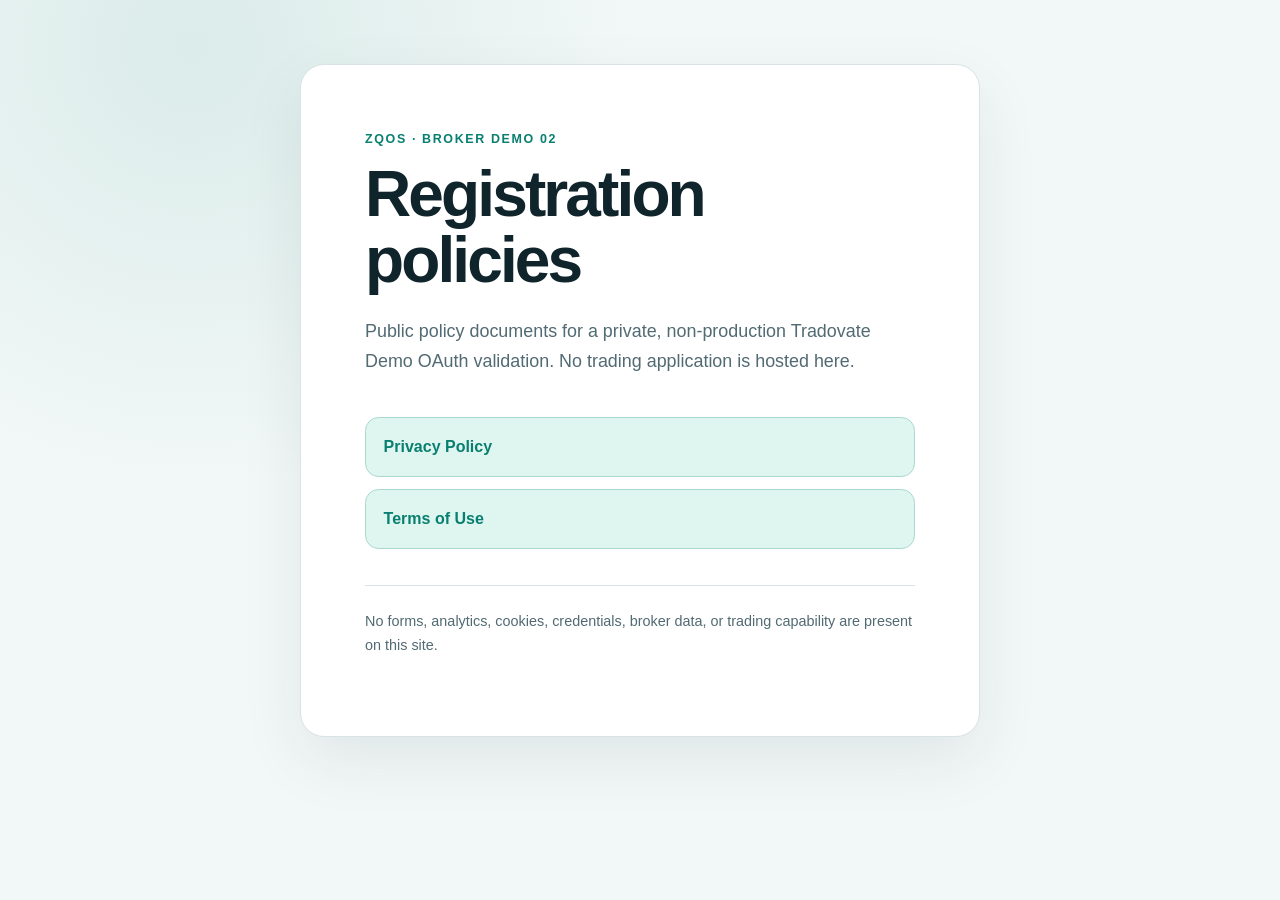
<file: docs/index.html>
<!doctype html><html lang="en"><head><meta charset="utf-8"><meta name="viewport" content="width=device-width,initial-scale=1"><meta name="robots" content="noindex,nofollow"><title>ZQOS Broker Demo 02 Policies</title><link rel="stylesheet" href="./styles.css"></head><body><main class="shell"><section class="card compact"><p class="eyebrow">ZQOS · Broker Demo 02</p><h1>Registration policies</h1><p class="lede">Public policy documents for a private, non-production Tradovate Demo OAuth validation. No trading application is hosted here.</p><nav class="links" aria-label="Policy documents"><a href="./privacy/">Privacy Policy</a><a href="./terms/">Terms of Use</a></nav><p class="note">No forms, analytics, cookies, credentials, broker data, or trading capability are present on this site.</p></section></main></body></html>
</file>
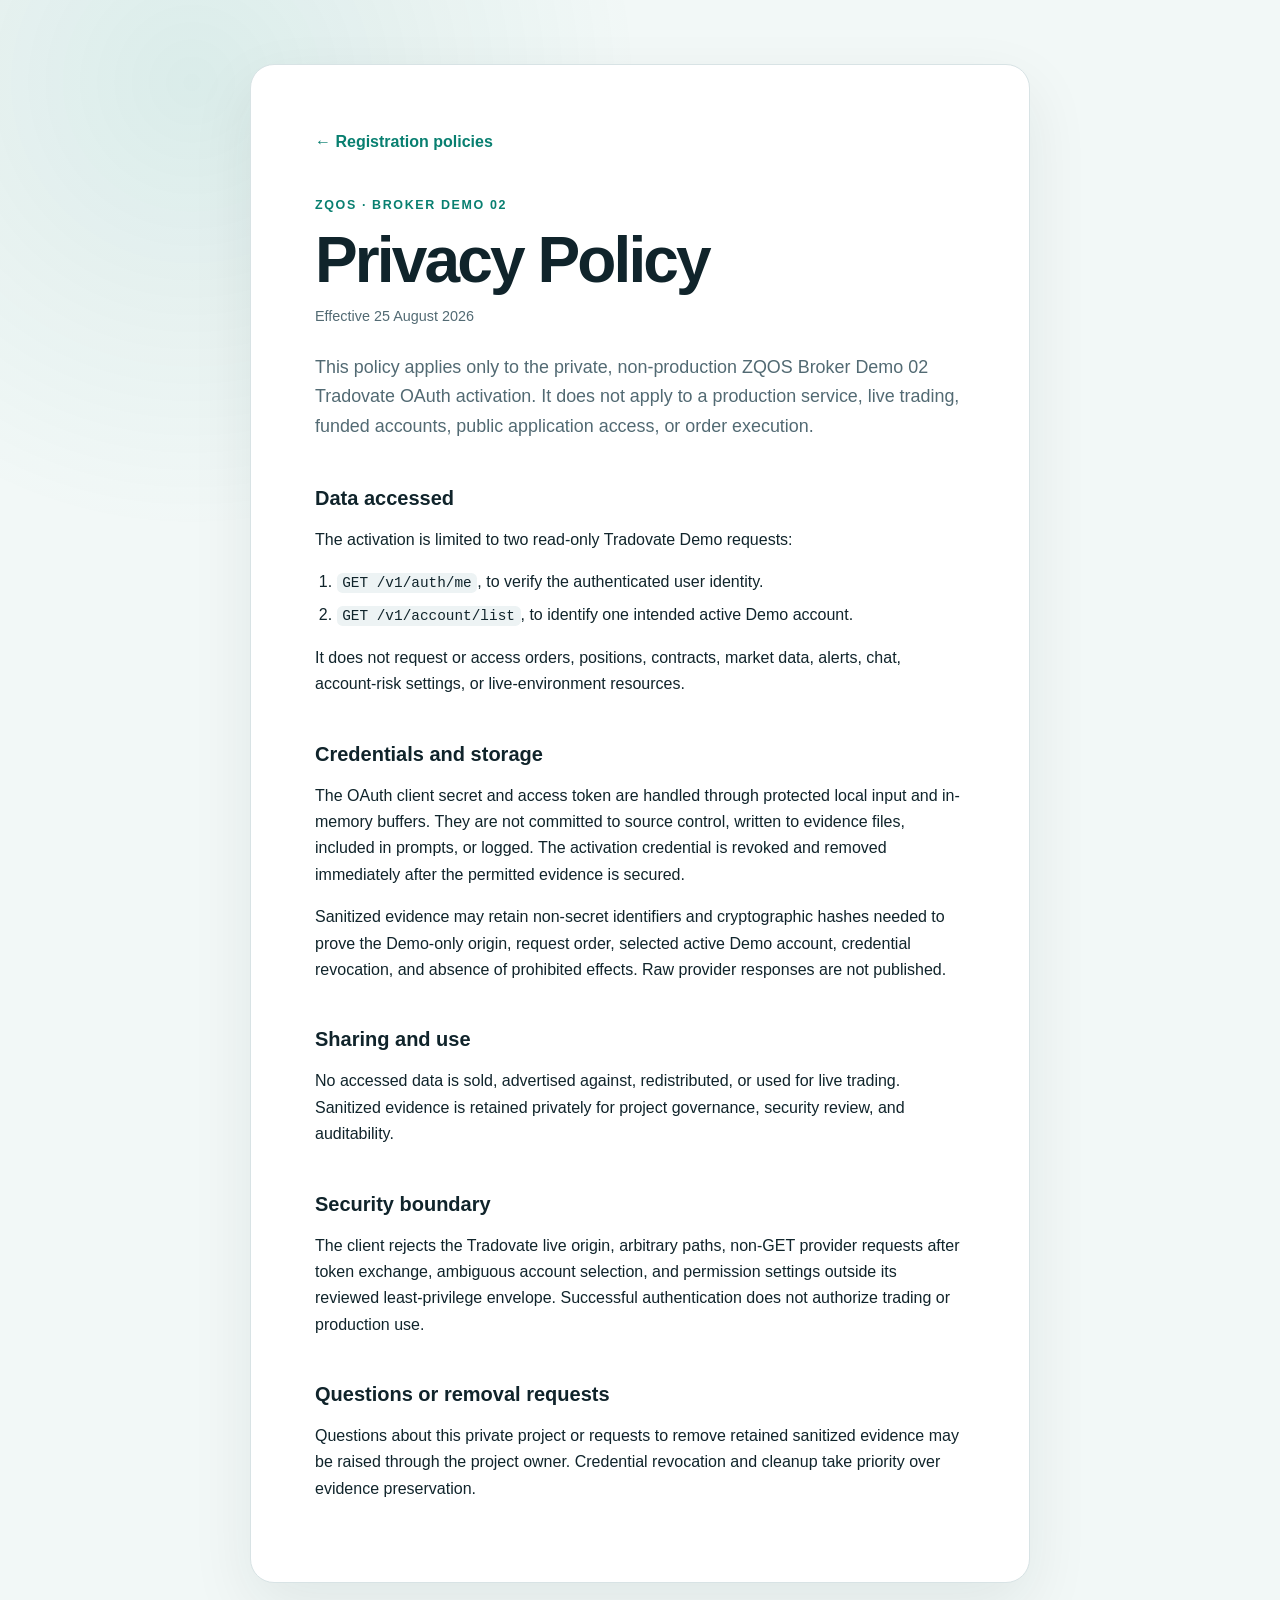
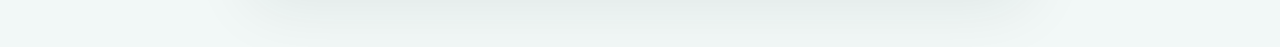
<file: docs/privacy/index.html>
<!doctype html><html lang="en"><head><meta charset="utf-8"><meta name="viewport" content="width=device-width,initial-scale=1"><meta name="robots" content="noindex,nofollow"><title>Privacy Policy · ZQOS Broker Demo 02</title><link rel="stylesheet" href="../styles.css"></head><body><main class="shell"><article class="card"><a class="back" href="../">← Registration policies</a><p class="eyebrow">ZQOS · Broker Demo 02</p><h1>Privacy Policy</h1><p class="date">Effective 25 August 2026</p><p class="lede">This policy applies only to the private, non-production ZQOS Broker Demo 02 Tradovate OAuth activation. It does not apply to a production service, live trading, funded accounts, public application access, or order execution.</p><h2>Data accessed</h2><p>The activation is limited to two read-only Tradovate Demo requests:</p><ol><li><code>GET /v1/auth/me</code>, to verify the authenticated user identity.</li><li><code>GET /v1/account/list</code>, to identify one intended active Demo account.</li></ol><p>It does not request or access orders, positions, contracts, market data, alerts, chat, account-risk settings, or live-environment resources.</p><h2>Credentials and storage</h2><p>The OAuth client secret and access token are handled through protected local input and in-memory buffers. They are not committed to source control, written to evidence files, included in prompts, or logged. The activation credential is revoked and removed immediately after the permitted evidence is secured.</p><p>Sanitized evidence may retain non-secret identifiers and cryptographic hashes needed to prove the Demo-only origin, request order, selected active Demo account, credential revocation, and absence of prohibited effects. Raw provider responses are not published.</p><h2>Sharing and use</h2><p>No accessed data is sold, advertised against, redistributed, or used for live trading. Sanitized evidence is retained privately for project governance, security review, and auditability.</p><h2>Security boundary</h2><p>The client rejects the Tradovate live origin, arbitrary paths, non-GET provider requests after token exchange, ambiguous account selection, and permission settings outside its reviewed least-privilege envelope. Successful authentication does not authorize trading or production use.</p><h2>Questions or removal requests</h2><p>Questions about this private project or requests to remove retained sanitized evidence may be raised through the project owner. Credential revocation and cleanup take priority over evidence preservation.</p></article></main></body></html>
</file>
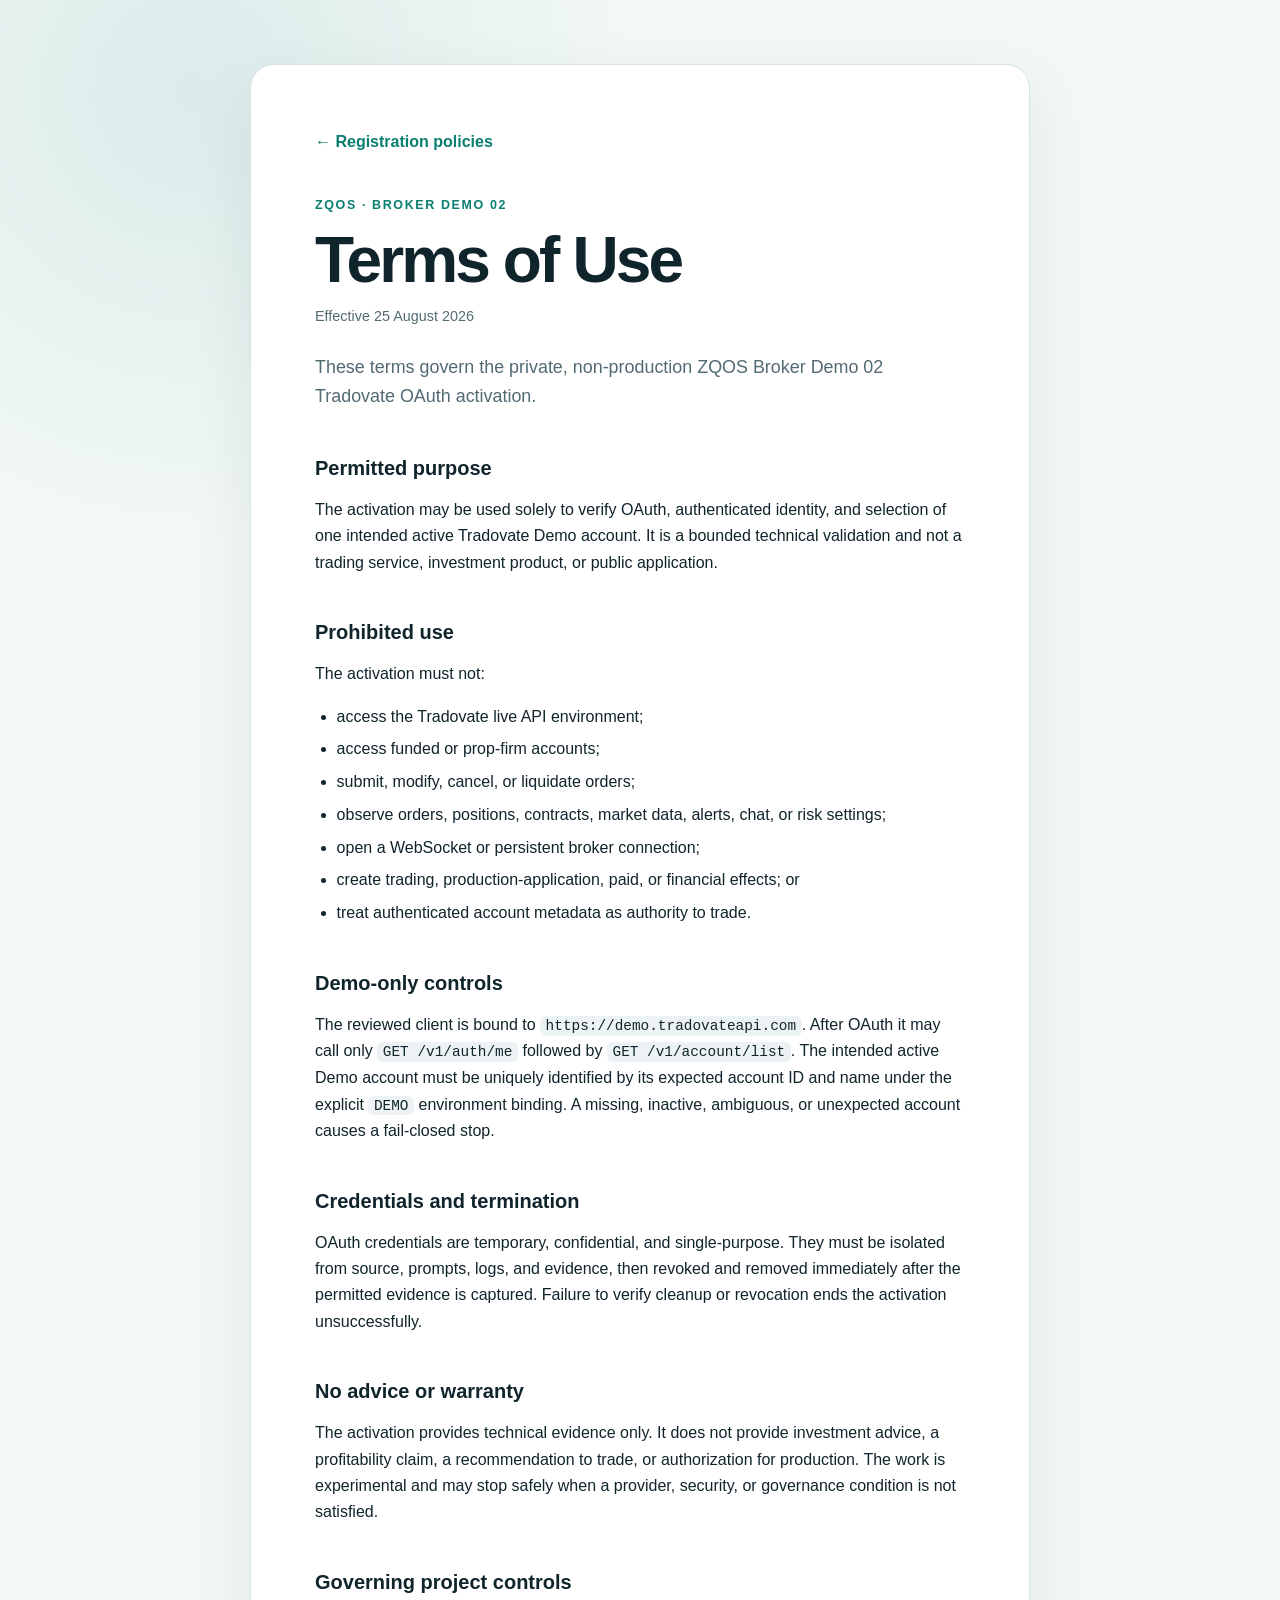
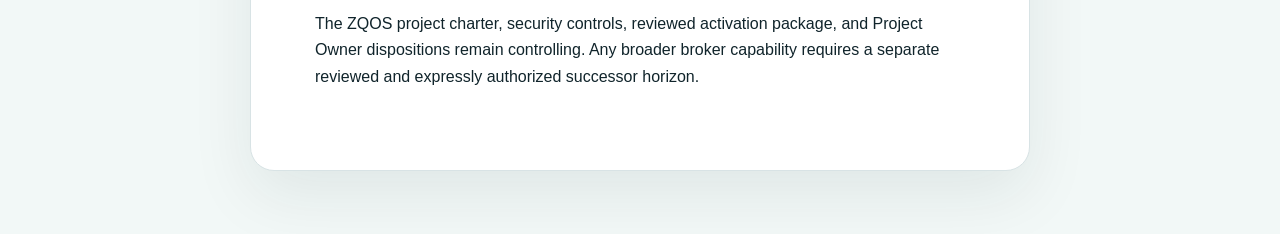
<file: docs/terms/index.html>
<!doctype html><html lang="en"><head><meta charset="utf-8"><meta name="viewport" content="width=device-width,initial-scale=1"><meta name="robots" content="noindex,nofollow"><title>Terms of Use · ZQOS Broker Demo 02</title><link rel="stylesheet" href="../styles.css"></head><body><main class="shell"><article class="card"><a class="back" href="../">← Registration policies</a><p class="eyebrow">ZQOS · Broker Demo 02</p><h1>Terms of Use</h1><p class="date">Effective 25 August 2026</p><p class="lede">These terms govern the private, non-production ZQOS Broker Demo 02 Tradovate OAuth activation.</p><h2>Permitted purpose</h2><p>The activation may be used solely to verify OAuth, authenticated identity, and selection of one intended active Tradovate Demo account. It is a bounded technical validation and not a trading service, investment product, or public application.</p><h2>Prohibited use</h2><p>The activation must not:</p><ul><li>access the Tradovate live API environment;</li><li>access funded or prop-firm accounts;</li><li>submit, modify, cancel, or liquidate orders;</li><li>observe orders, positions, contracts, market data, alerts, chat, or risk settings;</li><li>open a WebSocket or persistent broker connection;</li><li>create trading, production-application, paid, or financial effects; or</li><li>treat authenticated account metadata as authority to trade.</li></ul><h2>Demo-only controls</h2><p>The reviewed client is bound to <code>https://demo.tradovateapi.com</code>. After OAuth it may call only <code>GET /v1/auth/me</code> followed by <code>GET /v1/account/list</code>. The intended active Demo account must be uniquely identified by its expected account ID and name under the explicit <code>DEMO</code> environment binding. A missing, inactive, ambiguous, or unexpected account causes a fail-closed stop.</p><h2>Credentials and termination</h2><p>OAuth credentials are temporary, confidential, and single-purpose. They must be isolated from source, prompts, logs, and evidence, then revoked and removed immediately after the permitted evidence is captured. Failure to verify cleanup or revocation ends the activation unsuccessfully.</p><h2>No advice or warranty</h2><p>The activation provides technical evidence only. It does not provide investment advice, a profitability claim, a recommendation to trade, or authorization for production. The work is experimental and may stop safely when a provider, security, or governance condition is not satisfied.</p><h2>Governing project controls</h2><p>The ZQOS project charter, security controls, reviewed activation package, and Project Owner dispositions remain controlling. Any broader broker capability requires a separate reviewed and expressly authorized successor horizon.</p></article></main></body></html>
</file>
<file: docs/styles.css>
:root{--ink:#10242b;--muted:#526a73;--line:#d8e3e5;--paper:#fff;--wash:#f2f8f7;--accent:#087f70;--soft:#dff5ef}*{box-sizing:border-box}html{background:var(--wash)}body{margin:0;color:var(--ink);background:radial-gradient(circle at 15% 5%,rgba(8,127,112,.10),transparent 28rem),var(--wash);font:16px/1.65 -apple-system,BlinkMacSystemFont,"Segoe UI",sans-serif}.shell{min-height:100vh;padding:4rem 1.25rem}.card{width:min(780px,100%);margin:0 auto;padding:clamp(2rem,5vw,4.5rem);background:var(--paper);border:1px solid var(--line);border-radius:1.5rem;box-shadow:0 1.5rem 4rem rgba(16,36,43,.08)}.compact{max-width:680px}.eyebrow{margin:0 0 .75rem;color:var(--accent);font-size:.78rem;font-weight:750;letter-spacing:.13em;text-transform:uppercase}h1{max-width:18ch;margin:0;font-size:clamp(2.25rem,7vw,4rem);line-height:1.03;letter-spacing:-.045em}h2{margin:2.75rem 0 .6rem;font-size:1.25rem;line-height:1.25}.lede{margin:1.5rem 0 2.5rem;color:var(--muted);font-size:1.12rem}.date{margin:.7rem 0 0;color:var(--muted);font-size:.9rem}a{color:var(--accent)}.back{display:inline-block;margin-bottom:2.5rem;font-weight:650;text-decoration:none}.links{display:grid;gap:.75rem;margin:2.25rem 0}.links a{padding:1rem 1.1rem;border:1px solid #a8d9cf;border-radius:.85rem;background:var(--soft);font-weight:700;text-decoration:none}.note{margin-top:2rem;padding-top:1.5rem;color:var(--muted);border-top:1px solid var(--line);font-size:.9rem}code{padding:.12rem .35rem;border-radius:.35rem;background:#edf3f4;font-family:ui-monospace,monospace;font-size:.9em;overflow-wrap:anywhere}ol,ul{padding-left:1.35rem}li+li{margin-top:.4rem}@media(max-width:600px){.shell{padding:1rem}.card{border-radius:1rem}}
</file>
